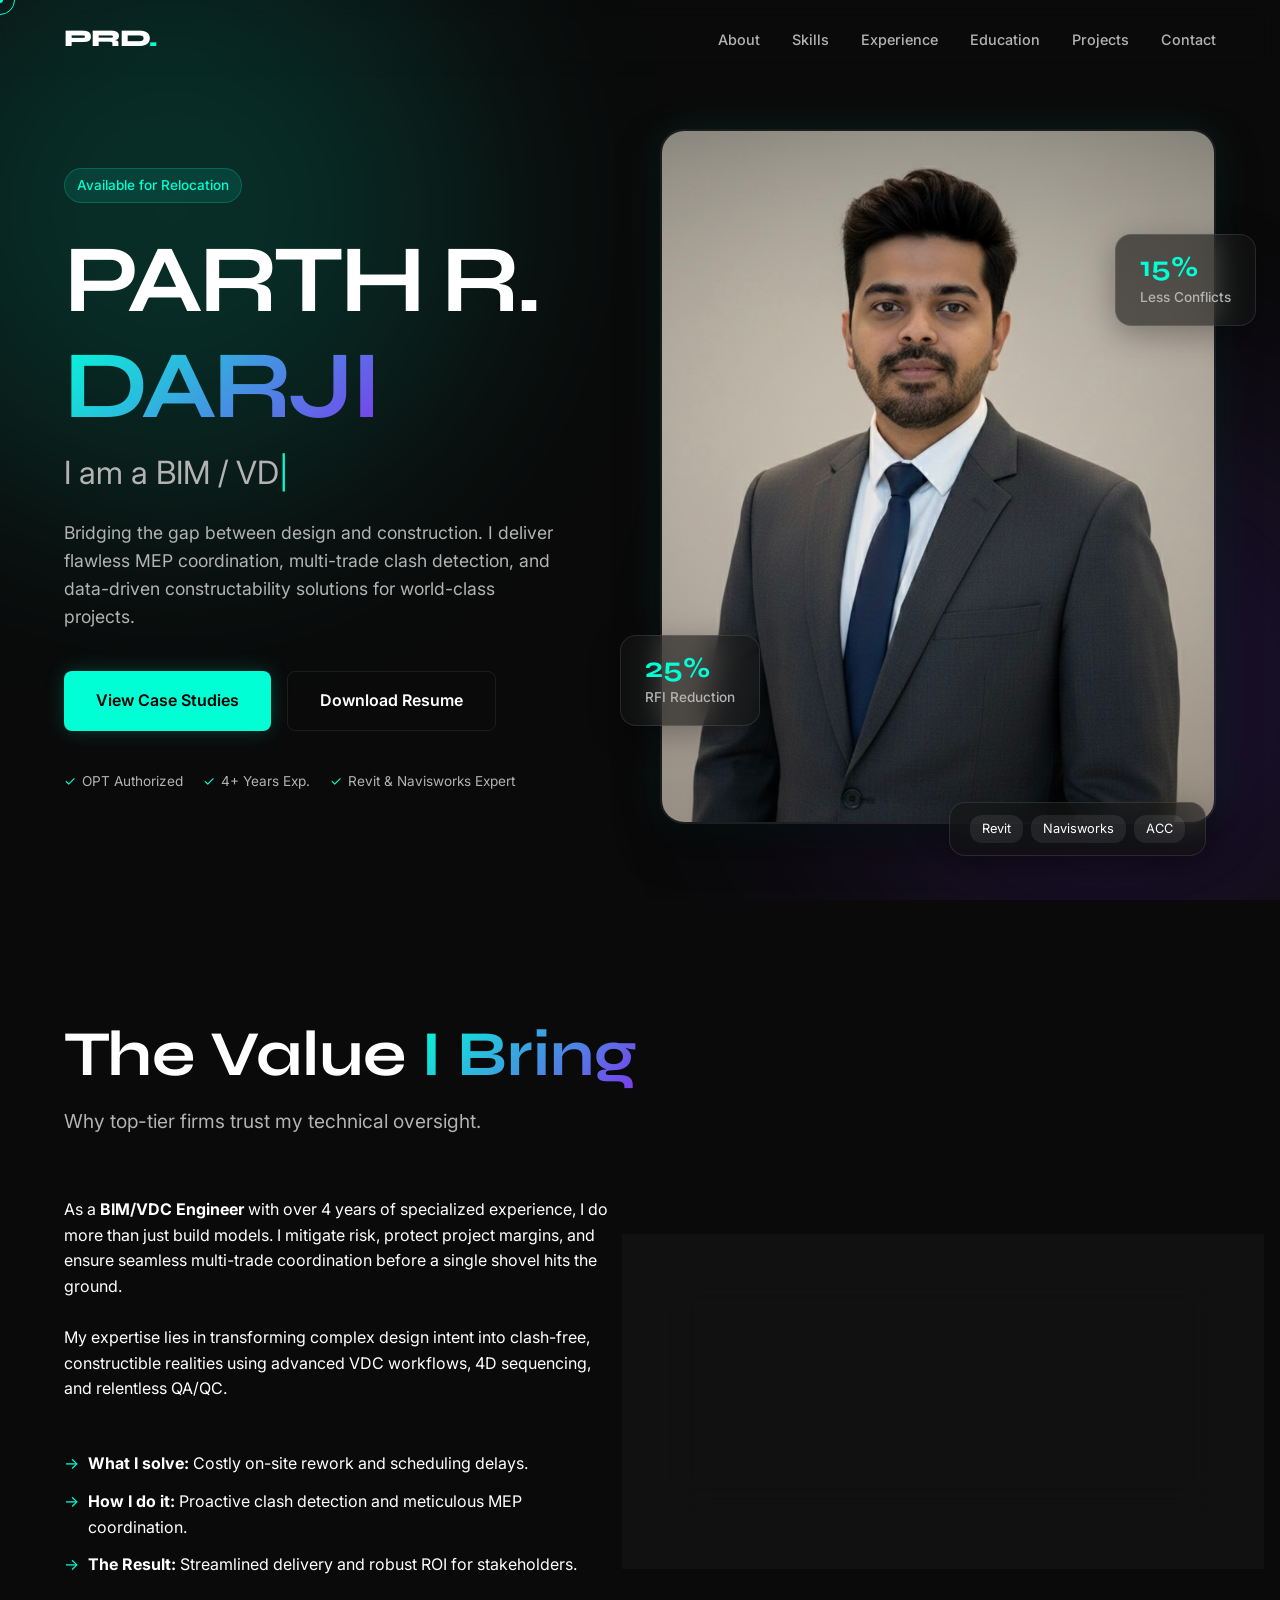
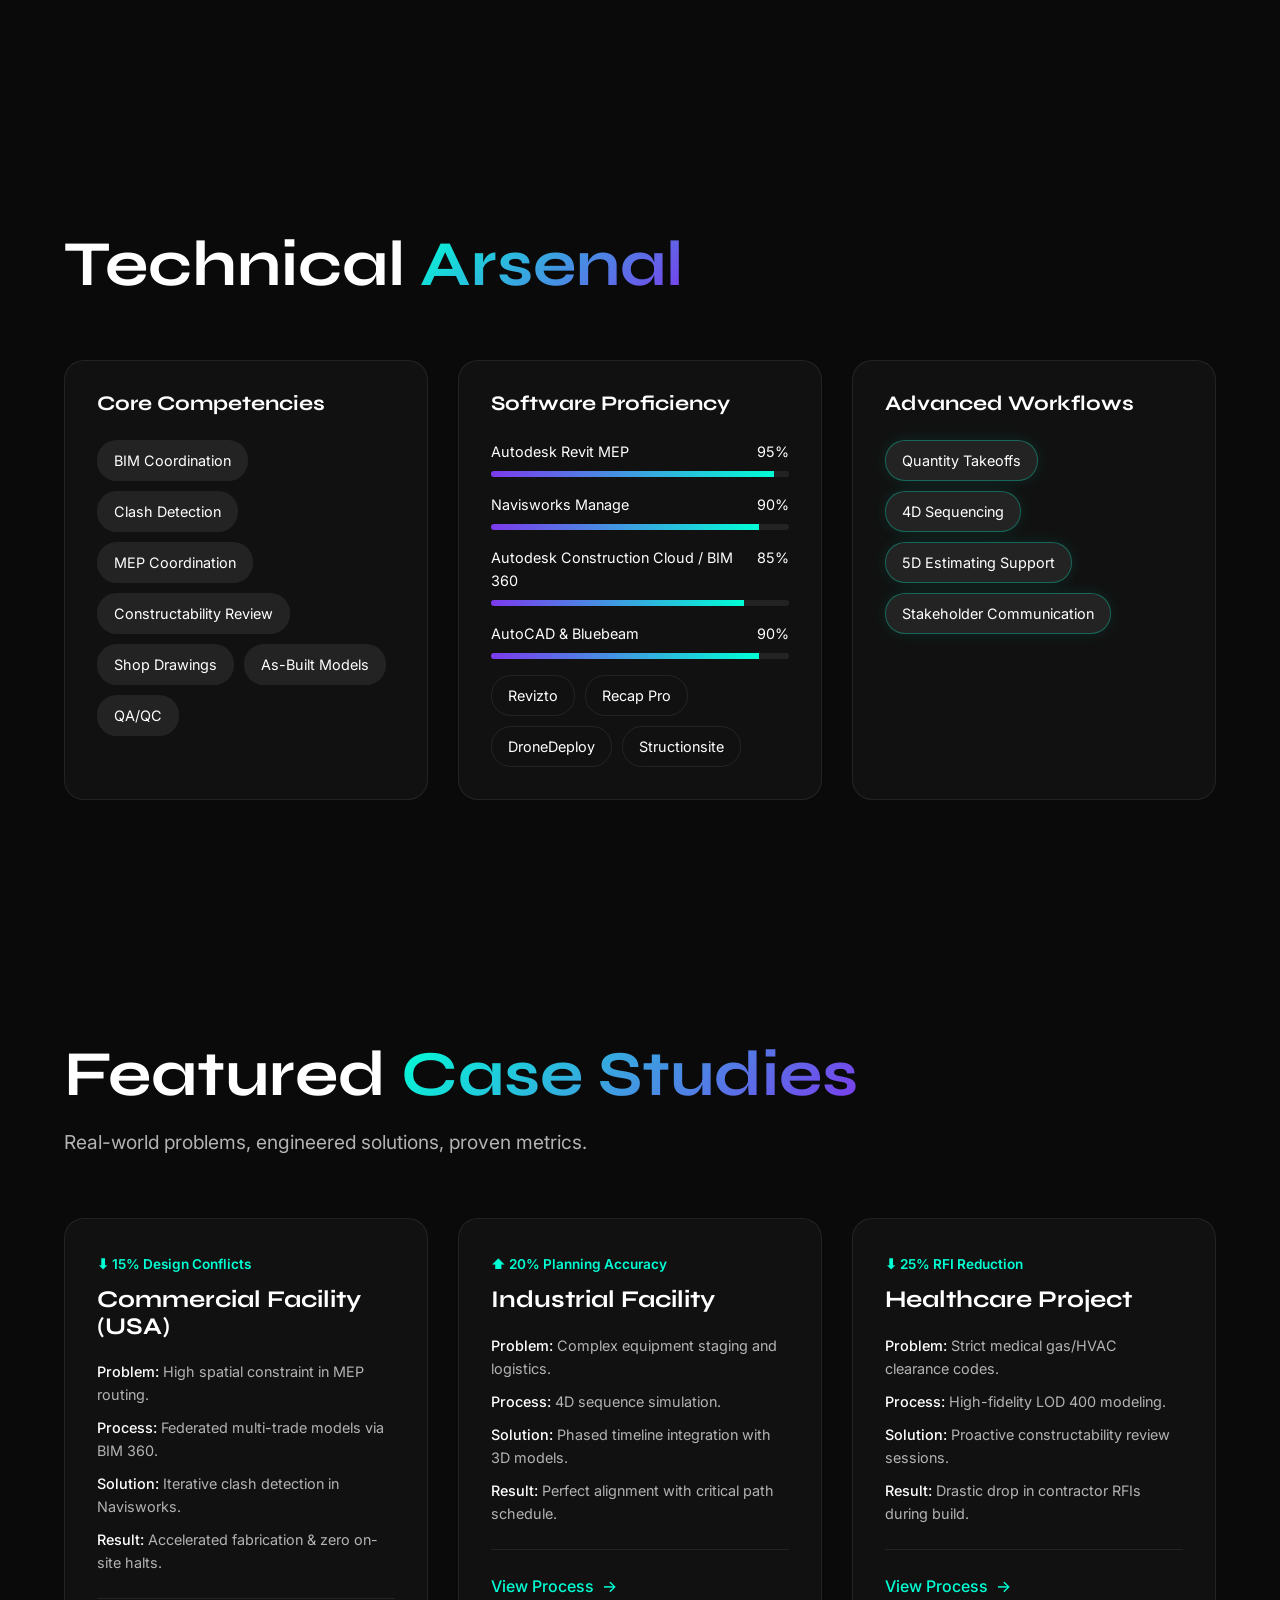
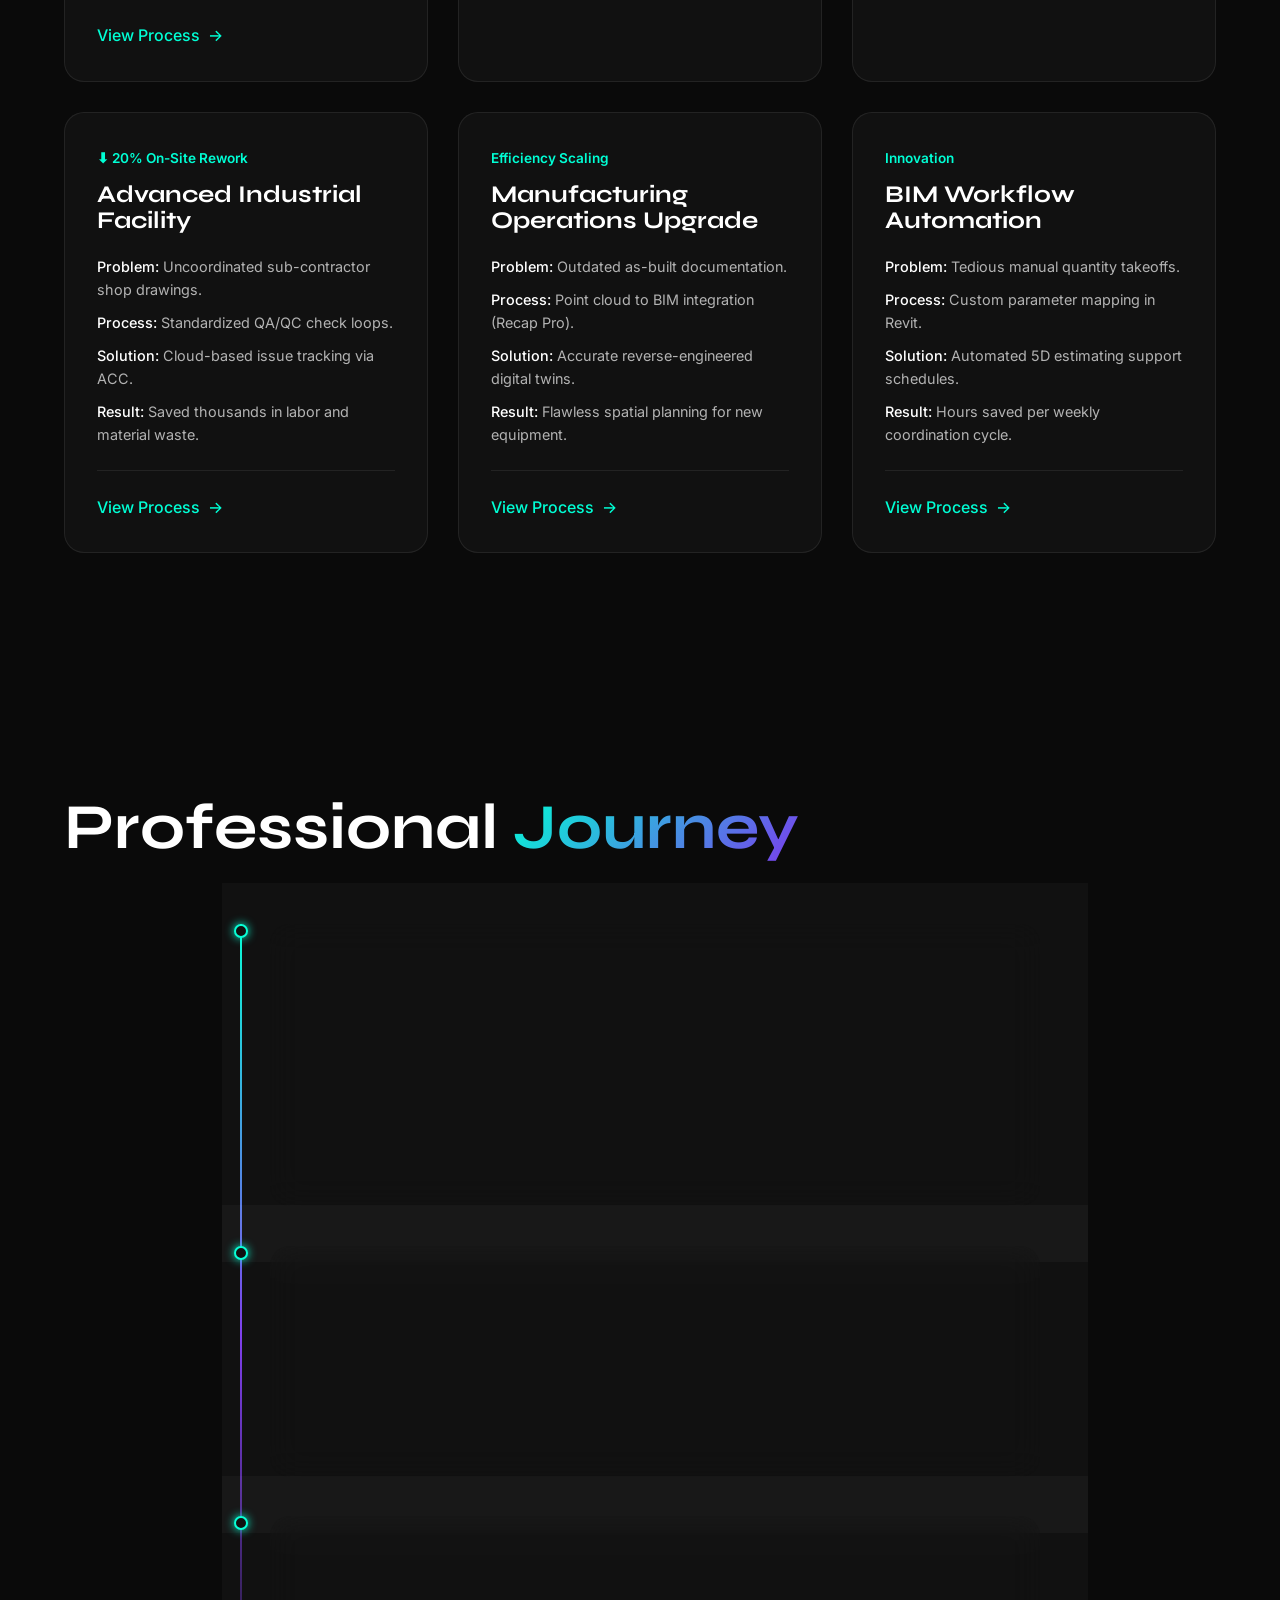
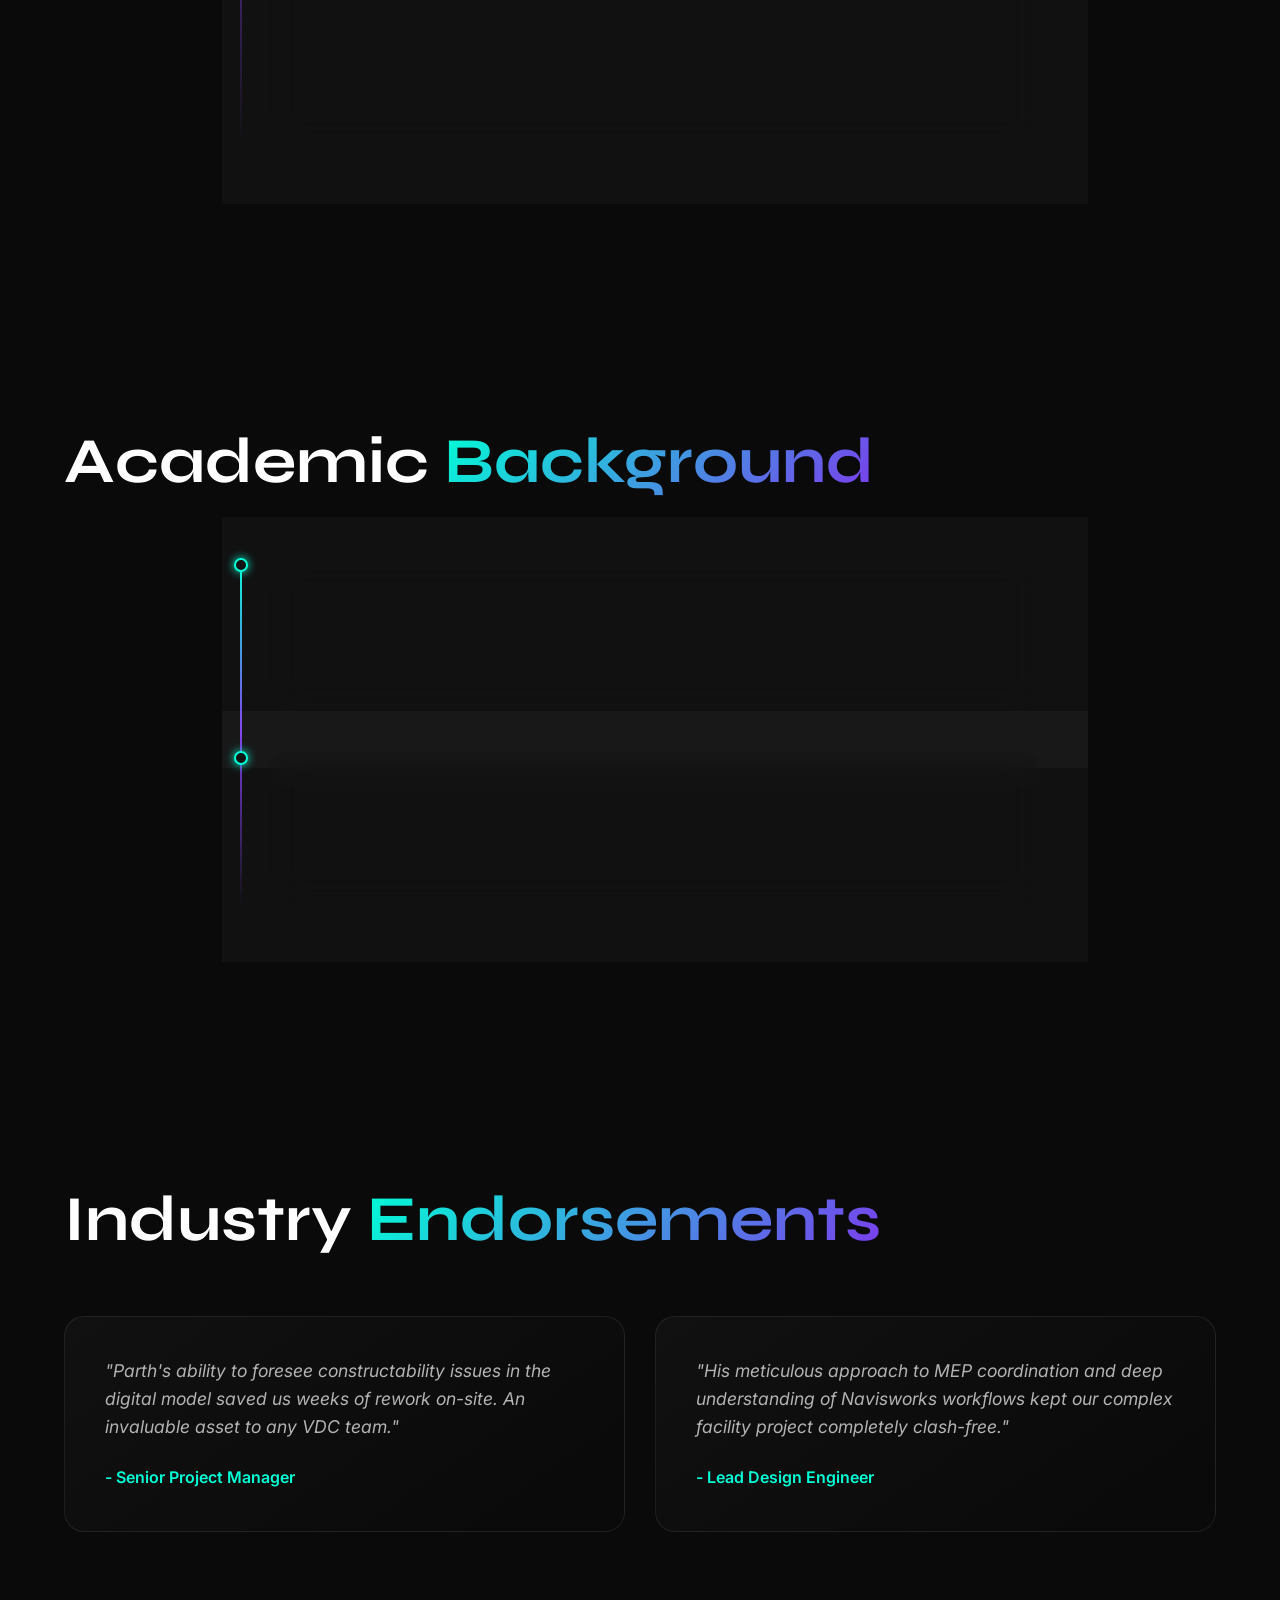
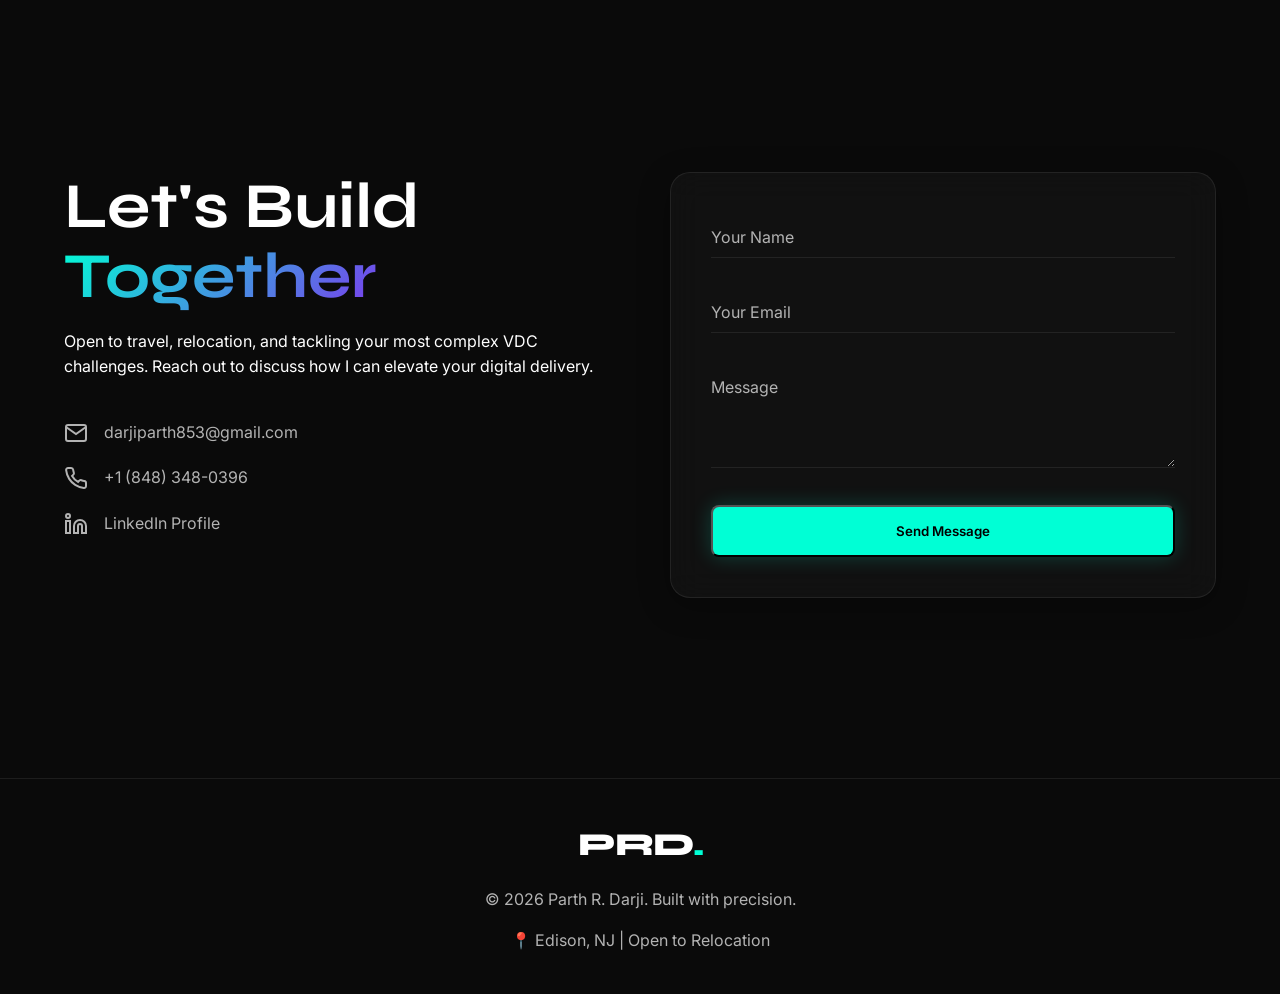
<file: index.html>
<!DOCTYPE html>
<html lang="en">
<head>
    <meta charset="UTF-8">
    <meta name="viewport" content="width=device-width, initial-scale=1.0">
    <meta name="description" content="Parth Rajendrakumar Darji - BIM/VDC Engineer & Construction Technology Specialist">
    <title>Parth R. Darji | BIM / VDC Engineer</title>
    <link rel="stylesheet" href="style.css?v=3">
    <!-- Premium Typography: Inter for UI, Syne for Headings -->
    <link rel="preconnect" href="https://fonts.googleapis.com">
    <link rel="preconnect" href="https://fonts.gstatic.com" crossorigin>
    <link href="https://fonts.googleapis.com/css2?family=Inter:wght@300;400;500;600&family=Syne:wght@500;700;800&display=swap" rel="stylesheet">
</head>
<body>
    <!-- Custom Cursor -->
    <div class="cursor-dot"></div>
    <div class="cursor-outline"></div>

    <!-- Ambient Background -->
    <div class="ambient-bg">
        <div class="glow-orb primary"></div>
        <div class="glow-orb secondary"></div>
    </div>

    <!-- Sticky Navbar -->
    <nav class="navbar">
        <div class="nav-container">
            <a href="#hero" class="logo">PRD<span>.</span></a>
            <div class="nav-links">
                <a href="#about" class="nav-link">About</a>
                <a href="#skills" class="nav-link">Skills</a>
                <a href="#experience" class="nav-link">Experience</a>
                <a href="#education" class="nav-link">Education</a>
                <a href="#projects" class="nav-link">Projects</a>
                <a href="#contact" class="nav-link">Contact</a>
            </div>
            <button class="mobile-menu-btn" aria-label="Toggle menu">
                <div class="menu-bar"></div>
                <div class="menu-bar"></div>
            </button>
        </div>
    </nav>

    <main>
        <!-- Hero Section -->
        <section id="hero" class="hero">
            <div class="hero-content reveal">
                <div class="hero-badge">Available for Relocation</div>
                <h1 class="hero-title">
                    PARTH R. <br> <span class="text-gradient">DARJI</span>
                </h1>
                <h2 class="hero-subtitle">
                    I am a <span class="typing-text"></span><span class="cursor-blink">|</span>
                </h2>
                <p class="hero-desc">
                    Bridging the gap between design and construction. I deliver flawless MEP coordination, multi-trade clash detection, and data-driven constructability solutions for world-class projects.
                </p>
                <div class="hero-actions">
                    <a href="#projects" class="btn btn-primary">View Case Studies</a>
                    <a href="Parth_Resume.pdf" target="_blank" class="btn btn-secondary">Download Resume</a>
                </div>
                
                <div class="trust-badges">
                    <div class="badge"><span>✓</span> OPT Authorized</div>
                    <div class="badge"><span>✓</span> 4+ Years Exp.</div>
                    <div class="badge"><span>✓</span> Revit & Navisworks Expert</div>
                </div>
            </div>
            <div class="hero-visual reveal tilt-card">
                <div class="hero-portrait-container 3d-element">
                    <img src="profile-photo.jpg" alt="Parth R. Darji" class="hero-portrait">
                    <div class="floating-glass-card stat-card-1">
                        <h4>15%</h4><p>Less Conflicts</p>
                    </div>
                    <div class="floating-glass-card stat-card-2">
                        <h4>25%</h4><p>RFI Reduction</p>
                    </div>
                    <div class="floating-glass-card tech-stack-card">
                        <span>Revit</span>
                        <span>Navisworks</span>
                        <span>ACC</span>
                    </div>
                </div>
            </div>
        </section>

        <!-- About Section -->
        <section id="about" class="section">
            <div class="section-header reveal">
                <h2 class="section-title">The Value <span class="text-gradient">I Bring</span></h2>
                <p class="section-subtitle">Why top-tier firms trust my technical oversight.</p>
            </div>
            <div class="about-grid">
                <div class="about-text reveal">
                    <p>As a <strong>BIM/VDC Engineer</strong> with over 4 years of specialized experience, I do more than just build models. I mitigate risk, protect project margins, and ensure seamless multi-trade coordination before a single shovel hits the ground.</p>
                    <br>
                    <p>My expertise lies in transforming complex design intent into clash-free, constructible realities using advanced VDC workflows, 4D sequencing, and relentless QA/QC.</p>
                    <br>
                    <ul class="value-list">
                        <li><strong>What I solve:</strong> Costly on-site rework and scheduling delays.</li>
                        <li><strong>How I do it:</strong> Proactive clash detection and meticulous MEP coordination.</li>
                        <li><strong>The Result:</strong> Streamlined delivery and robust ROI for stakeholders.</li>
                    </ul>
                </div>
                <div class="about-stats reveal tilt-card">
                    <div class="glass-panel">
                        <div class="panel-icon">
                            <svg width="32" height="32" viewBox="0 0 24 24" fill="none" stroke="var(--primary)" stroke-width="2"><path d="M12 2L2 7l10 5 10-5-10-5zM2 17l10 5 10-5M2 12l10 5 10-5"/></svg>
                        </div>
                        <h3>Model-Based Project Delivery</h3>
                        <p>Supporting design-build teams through the entire lifecycle with LOD 300-400 accuracy.</p>
                    </div>
                </div>
            </div>
        </section>

        <!-- Skills Section -->
        <section id="skills" class="section">
            <div class="section-header reveal">
                <h2 class="section-title">Technical <span class="text-gradient">Arsenal</span></h2>
            </div>
            <div class="skills-container">
                <div class="skill-category reveal">
                    <h3 class="category-title">Core Competencies</h3>
                    <div class="skill-tags">
                        <span class="skill-tag">BIM Coordination</span>
                        <span class="skill-tag">Clash Detection</span>
                        <span class="skill-tag">MEP Coordination</span>
                        <span class="skill-tag">Constructability Review</span>
                        <span class="skill-tag">Shop Drawings</span>
                        <span class="skill-tag">As-Built Models</span>
                        <span class="skill-tag">QA/QC</span>
                    </div>
                </div>
                <div class="skill-category reveal" style="transition-delay: 0.1s;">
                    <h3 class="category-title">Software Proficiency</h3>
                    <div class="skill-progress-list">
                        <div class="skill-bar">
                            <div class="skill-info"><span>Autodesk Revit MEP</span><span>95%</span></div>
                            <div class="progress-bg"><div class="progress-fill" data-width="95%"></div></div>
                        </div>
                        <div class="skill-bar">
                            <div class="skill-info"><span>Navisworks Manage</span><span>90%</span></div>
                            <div class="progress-bg"><div class="progress-fill" data-width="90%"></div></div>
                        </div>
                        <div class="skill-bar">
                            <div class="skill-info"><span>Autodesk Construction Cloud / BIM 360</span><span>85%</span></div>
                            <div class="progress-bg"><div class="progress-fill" data-width="85%"></div></div>
                        </div>
                        <div class="skill-bar">
                            <div class="skill-info"><span>AutoCAD & Bluebeam</span><span>90%</span></div>
                            <div class="progress-bg"><div class="progress-fill" data-width="90%"></div></div>
                        </div>
                    </div>
                    <div class="skill-tags mt-4">
                        <span class="skill-tag outline">Revizto</span>
                        <span class="skill-tag outline">Recap Pro</span>
                        <span class="skill-tag outline">DroneDeploy</span>
                        <span class="skill-tag outline">Structionsite</span>
                    </div>
                </div>
                <div class="skill-category reveal" style="transition-delay: 0.2s;">
                    <h3 class="category-title">Advanced Workflows</h3>
                    <div class="skill-tags">
                        <span class="skill-tag primary-glow">Quantity Takeoffs</span>
                        <span class="skill-tag primary-glow">4D Sequencing</span>
                        <span class="skill-tag primary-glow">5D Estimating Support</span>
                        <span class="skill-tag primary-glow">Stakeholder Communication</span>
                    </div>
                </div>
            </div>
        </section>

        <!-- Projects / Case Studies -->
        <section id="projects" class="section">
            <div class="section-header reveal">
                <h2 class="section-title">Featured <span class="text-gradient">Case Studies</span></h2>
                <p class="section-subtitle">Real-world problems, engineered solutions, proven metrics.</p>
            </div>
            <div class="projects-grid">
                <!-- Project 1 -->
                <div class="project-card reveal tilt-card">
                    <div class="project-content">
                        <div class="project-top">
                            <span class="project-metric">⬇ 15% Design Conflicts</span>
                            <h3>Commercial Facility (USA)</h3>
                        </div>
                        <div class="project-details">
                            <div class="detail-row"><span class="label">Problem:</span> High spatial constraint in MEP routing.</div>
                            <div class="detail-row"><span class="label">Process:</span> Federated multi-trade models via BIM 360.</div>
                            <div class="detail-row"><span class="label">Solution:</span> Iterative clash detection in Navisworks.</div>
                            <div class="detail-row"><span class="label">Result:</span> Accelerated fabrication & zero on-site halts.</div>
                        </div>
                        <div class="project-actions">
                            <a href="#" class="btn-text">View Process <span>→</span></a>
                        </div>
                    </div>
                </div>
                <!-- Project 2 -->
                <div class="project-card reveal tilt-card">
                    <div class="project-content">
                        <div class="project-top">
                            <span class="project-metric">⬆ 20% Planning Accuracy</span>
                            <h3>Industrial Facility</h3>
                        </div>
                        <div class="project-details">
                            <div class="detail-row"><span class="label">Problem:</span> Complex equipment staging and logistics.</div>
                            <div class="detail-row"><span class="label">Process:</span> 4D sequence simulation.</div>
                            <div class="detail-row"><span class="label">Solution:</span> Phased timeline integration with 3D models.</div>
                            <div class="detail-row"><span class="label">Result:</span> Perfect alignment with critical path schedule.</div>
                        </div>
                        <div class="project-actions">
                            <a href="#" class="btn-text">View Process <span>→</span></a>
                        </div>
                    </div>
                </div>
                <!-- Project 3 -->
                <div class="project-card reveal tilt-card">
                    <div class="project-content">
                        <div class="project-top">
                            <span class="project-metric">⬇ 25% RFI Reduction</span>
                            <h3>Healthcare Project</h3>
                        </div>
                        <div class="project-details">
                            <div class="detail-row"><span class="label">Problem:</span> Strict medical gas/HVAC clearance codes.</div>
                            <div class="detail-row"><span class="label">Process:</span> High-fidelity LOD 400 modeling.</div>
                            <div class="detail-row"><span class="label">Solution:</span> Proactive constructability review sessions.</div>
                            <div class="detail-row"><span class="label">Result:</span> Drastic drop in contractor RFIs during build.</div>
                        </div>
                        <div class="project-actions">
                            <a href="#" class="btn-text">View Process <span>→</span></a>
                        </div>
                    </div>
                </div>
                <!-- Project 4 -->
                <div class="project-card reveal tilt-card">
                    <div class="project-content">
                        <div class="project-top">
                            <span class="project-metric">⬇ 20% On-Site Rework</span>
                            <h3>Advanced Industrial Facility</h3>
                        </div>
                        <div class="project-details">
                            <div class="detail-row"><span class="label">Problem:</span> Uncoordinated sub-contractor shop drawings.</div>
                            <div class="detail-row"><span class="label">Process:</span> Standardized QA/QC check loops.</div>
                            <div class="detail-row"><span class="label">Solution:</span> Cloud-based issue tracking via ACC.</div>
                            <div class="detail-row"><span class="label">Result:</span> Saved thousands in labor and material waste.</div>
                        </div>
                        <div class="project-actions">
                            <a href="#" class="btn-text">View Process <span>→</span></a>
                        </div>
                    </div>
                </div>
                <!-- Project 5 -->
                <div class="project-card reveal tilt-card">
                    <div class="project-content">
                        <div class="project-top">
                            <span class="project-metric">Efficiency Scaling</span>
                            <h3>Manufacturing Operations Upgrade</h3>
                        </div>
                        <div class="project-details">
                            <div class="detail-row"><span class="label">Problem:</span> Outdated as-built documentation.</div>
                            <div class="detail-row"><span class="label">Process:</span> Point cloud to BIM integration (Recap Pro).</div>
                            <div class="detail-row"><span class="label">Solution:</span> Accurate reverse-engineered digital twins.</div>
                            <div class="detail-row"><span class="label">Result:</span> Flawless spatial planning for new equipment.</div>
                        </div>
                        <div class="project-actions">
                            <a href="#" class="btn-text">View Process <span>→</span></a>
                        </div>
                    </div>
                </div>
                <!-- Project 6 -->
                <div class="project-card reveal tilt-card">
                    <div class="project-content">
                        <div class="project-top">
                            <span class="project-metric">Innovation</span>
                            <h3>BIM Workflow Automation</h3>
                        </div>
                        <div class="project-details">
                            <div class="detail-row"><span class="label">Problem:</span> Tedious manual quantity takeoffs.</div>
                            <div class="detail-row"><span class="label">Process:</span> Custom parameter mapping in Revit.</div>
                            <div class="detail-row"><span class="label">Solution:</span> Automated 5D estimating support schedules.</div>
                            <div class="detail-row"><span class="label">Result:</span> Hours saved per weekly coordination cycle.</div>
                        </div>
                        <div class="project-actions">
                            <a href="#" class="btn-text">View Process <span>→</span></a>
                        </div>
                    </div>
                </div>
            </div>
        </section>

        <!-- Experience Timeline -->
        <section id="experience" class="section">
            <div class="section-header reveal">
                <h2 class="section-title">Professional <span class="text-gradient">Journey</span></h2>
            </div>
            <div class="timeline">
                <div class="timeline-item reveal">
                    <div class="timeline-dot"></div>
                    <div class="timeline-content glass-panel">
                        <span class="timeline-date">May 2023 – July 2023</span>
                        <h3>BIM Engineer</h3>
                        <h4>Raywell Studio Pvt. Ltd.</h4>
                        <p>Supported top-tier design-build teams with advanced BIM workflows. Orchestrated clash detection in Navisworks, managed continuous model revisions, and facilitated multi-trade coordination to ensure design integrity. Managed the production of LOD 400 fabrication shop drawings and spool maps, reducing field-fit issues by 15% through precision VDC coordination.</p>
                    </div>
                </div>
                <div class="timeline-item reveal">
                    <div class="timeline-dot"></div>
                    <div class="timeline-content glass-panel">
                        <span class="timeline-date">July 2020 – April 2023</span>
                        <h3>Sr. BIM Modeler</h3>
                        <h4>Varmine ConTech Pvt. Ltd.</h4>
                        <p>Developed highly accurate LOD 300–400 MEP models. Led clash detection across HVAC, Plumbing, and Electrical disciplines. Generated precise shop drawings, automated quantity takeoffs, and maintained strict BIM standards & QA/QC.</p>
                    </div>
                </div>
                <div class="timeline-item reveal">
                    <div class="timeline-dot"></div>
                    <div class="timeline-content glass-panel">
                        <span class="timeline-date">June 2019 – July 2020</span>
                        <h3>Project Engineer</h3>
                        <h4>R C Pack Packaging Machine Mfg.</h4>
                        <p>Managed production coordination and cross-functional delivery. Provided essential scheduling support and drafted detailed AutoCAD technical drawings to streamline manufacturing operations.</p>
                    </div>
                </div>
            </div>
        </section>

        <!-- Education Section -->
        <section id="education" class="section">
            <div class="section-header reveal">
                <h2 class="section-title">Academic <span class="text-gradient">Background</span></h2>
            </div>
            <div class="timeline">
                <div class="timeline-item reveal">
                    <div class="timeline-dot"></div>
                    <div class="timeline-content glass-panel">
                        <span class="timeline-date">Graduated: 2025</span>
                        <h3>Master of Science in Engineering Management</h3>
                        <h4>Trine University, Indiana USA</h4>
                    </div>
                </div>
                <div class="timeline-item reveal">
                    <div class="timeline-dot"></div>
                    <div class="timeline-content glass-panel">
                        <span class="timeline-date">Graduated: 2019</span>
                        <h3>Bachelor of Engineering in Mechanical Engineering</h3>
                        <h4>Guajarat Technological University, Gujarat India</h4>
                    </div>
                </div>
            </div>
        </section>

        <!-- Testimonials -->
        <section id="testimonials" class="section">
            <div class="section-header reveal">
                <h2 class="section-title">Industry <span class="text-gradient">Endorsements</span></h2>
            </div>
            <div class="testimonials-grid">
                <div class="testimonial-card reveal">
                    <p class="quote">"Parth's ability to foresee constructability issues in the digital model saved us weeks of rework on-site. An invaluable asset to any VDC team."</p>
                    <div class="author">- Senior Project Manager</div>
                </div>
                <div class="testimonial-card reveal" style="transition-delay: 0.1s;">
                    <p class="quote">"His meticulous approach to MEP coordination and deep understanding of Navisworks workflows kept our complex facility project completely clash-free."</p>
                    <div class="author">- Lead Design Engineer</div>
                </div>
            </div>
        </section>

        <!-- Contact Section -->
        <section id="contact" class="section">
            <div class="contact-container reveal">
                <div class="contact-info">
                    <h2 class="section-title">Let's Build <span class="text-gradient">Together</span></h2>
                    <p>Open to travel, relocation, and tackling your most complex VDC challenges. Reach out to discuss how I can elevate your digital delivery.</p>
                    
                    <div class="contact-methods">
                        <a href="mailto:darjiparth853@gmail.com" class="contact-method">
                            <svg width="24" height="24" viewBox="0 0 24 24" fill="none" stroke="currentColor" stroke-width="2"><path d="M4 4h16c1.1 0 2 .9 2 2v12c0 1.1-.9 2-2 2H4c-1.1 0-2-.9-2-2V6c0-1.1.9-2 2-2z"></path><polyline points="22,6 12,13 2,6"></polyline></svg>
                            darjiparth853@gmail.com
                        </a>
                        <a href="tel:+18483480396" class="contact-method">
                            <svg width="24" height="24" viewBox="0 0 24 24" fill="none" stroke="currentColor" stroke-width="2"><path d="M22 16.92v3a2 2 0 0 1-2.18 2 19.79 19.79 0 0 1-8.63-3.07 19.5 19.5 0 0 1-6-6 19.79 19.79 0 0 1-3.07-8.67A2 2 0 0 1 4.11 2h3a2 2 0 0 1 2 1.72 12.84 12.84 0 0 0 .7 2.81 2 2 0 0 1-.45 2.11L8.09 9.91a16 16 0 0 0 6 6l1.27-1.27a2 2 0 0 1 2.11-.45 12.84 12.84 0 0 0 2.81.7A2 2 0 0 1 22 16.92z"></path></svg>
                            +1 (848) 348-0396
                        </a>
                        <a href="https://linkedin.com/in/darjiparth853/" target="_blank" class="contact-method">
                            <svg width="24" height="24" viewBox="0 0 24 24" fill="none" stroke="currentColor" stroke-width="2"><path d="M16 8a6 6 0 0 1 6 6v7h-4v-7a2 2 0 0 0-2-2 2 2 0 0 0-2 2v7h-4v-7a6 6 0 0 1 6-6z"></path><rect x="2" y="9" width="4" height="12"></rect><circle cx="4" cy="4" r="2"></circle></svg>
                            LinkedIn Profile
                        </a>
                    </div>
                </div>
                <form class="contact-form glass-panel">
                    <div class="input-group">
                        <input type="text" id="name" required placeholder=" ">
                        <label for="name">Your Name</label>
                    </div>
                    <div class="input-group">
                        <input type="email" id="email" required placeholder=" ">
                        <label for="email">Your Email</label>
                    </div>
                    <div class="input-group">
                        <textarea id="message" required rows="4" placeholder=" "></textarea>
                        <label for="message">Message</label>
                    </div>
                    <button type="submit" class="btn btn-primary w-100">Send Message</button>
                </form>
            </div>
        </section>
    </main>

    <footer>
        <div class="footer-content">
            <p class="logo">PRD<span>.</span></p>
            <p>&copy; <script>document.write(new Date().getFullYear())</script> Parth R. Darji. Built with precision.</p>
            <p class="location">📍 Edison, NJ | Open to Relocation</p>
        </div>
    </footer>

    <script src="script.js"></script>
</body>
</html>
</file>
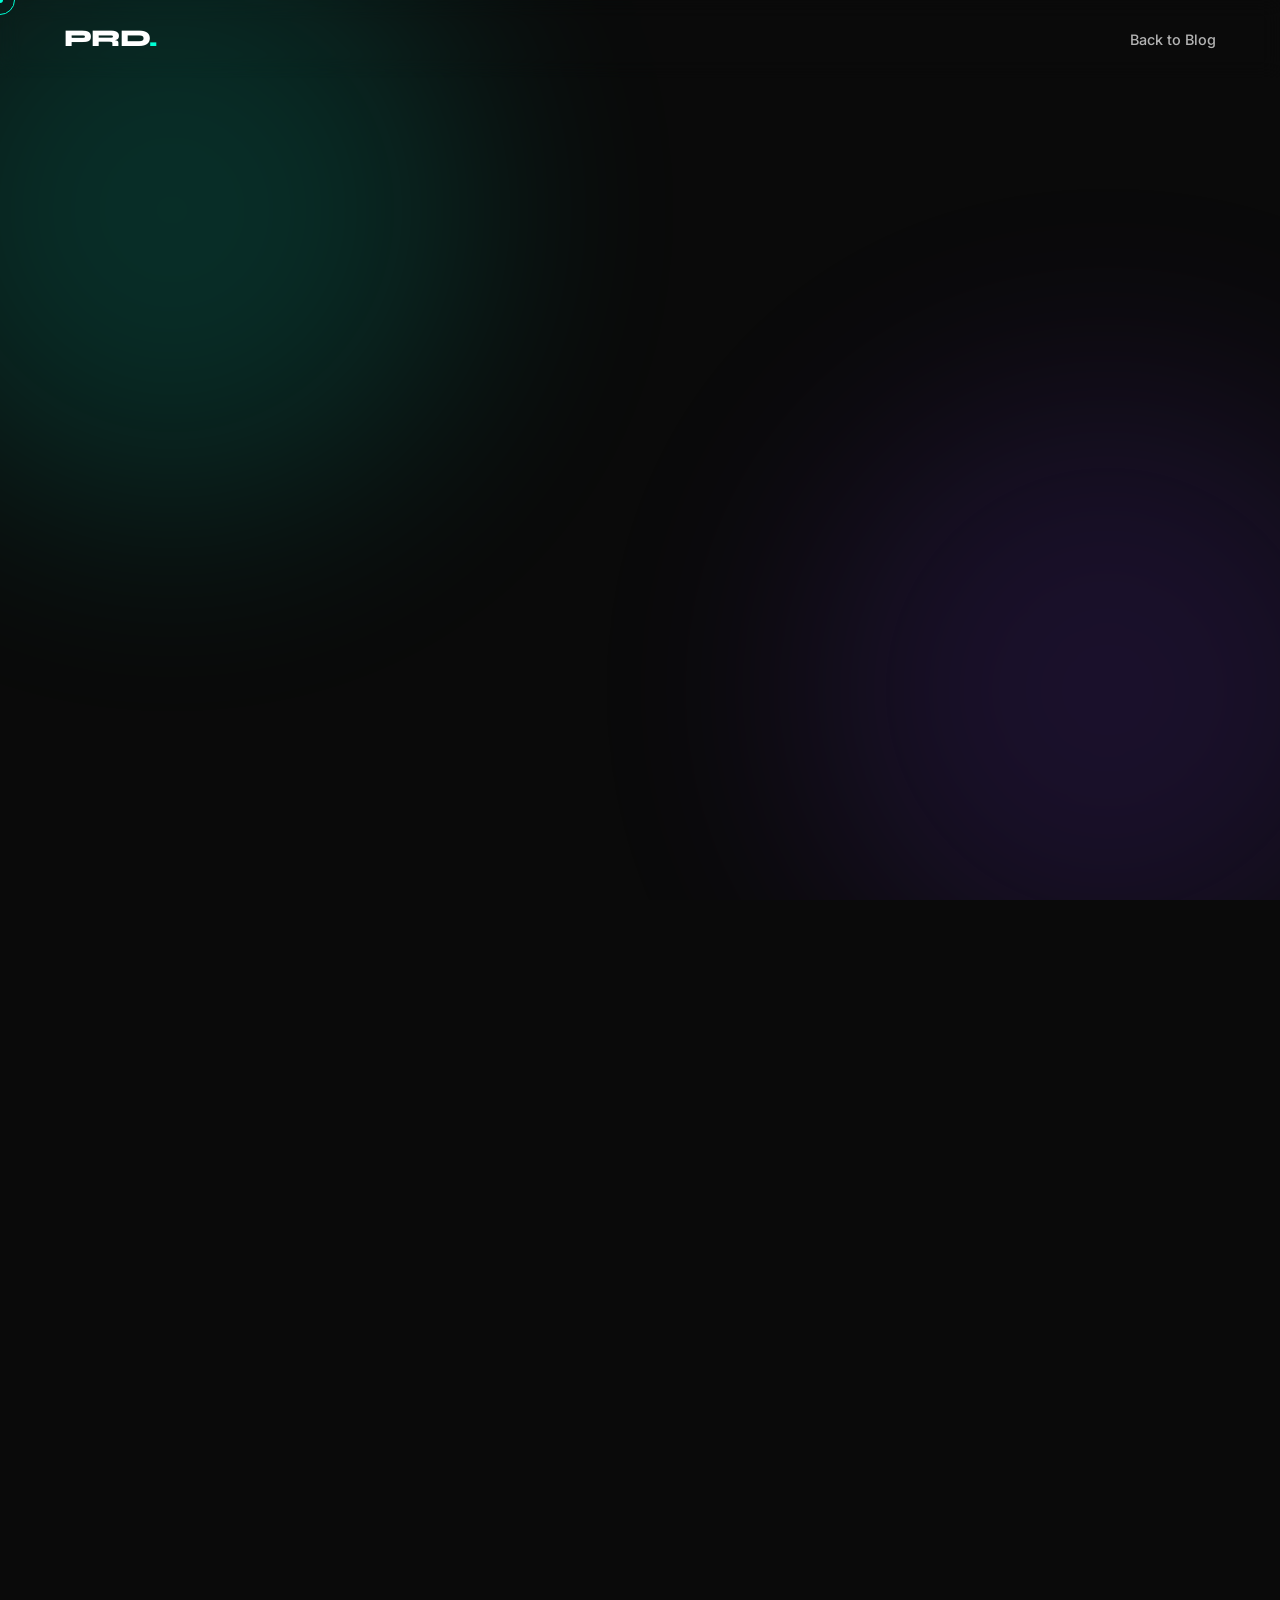
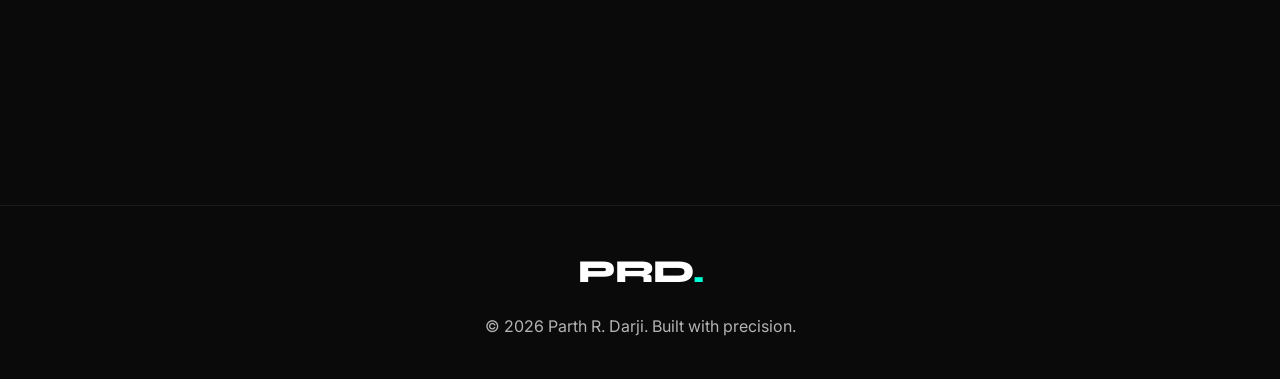
<file: blogs/blog-1.html>
<!DOCTYPE html>
<html lang="en">
<head>
    <meta charset="UTF-8">
    <meta name="viewport" content="width=device-width, initial-scale=1.0">
    <meta name="description" content="Parth R. Darji - Technical Blog">
    <title>Automating 5D QTO | Parth R. Darji</title>
    <link rel="stylesheet" href="../style.css?v=3">
    <link rel="preconnect" href="https://fonts.googleapis.com">
    <link rel="preconnect" href="https://fonts.gstatic.com" crossorigin>
    <link href="https://fonts.googleapis.com/css2?family=Inter:wght@300;400;500;600&family=Syne:wght@500;700;800&display=swap" rel="stylesheet">
</head>
<body>
    <!-- Custom Cursor -->
    <div class="cursor-dot"></div>
    <div class="cursor-outline"></div>

    <!-- Ambient Background -->
    <div class="ambient-bg">
        <div class="glow-orb primary"></div>
        <div class="glow-orb secondary"></div>
    </div>

    <!-- Sticky Navbar -->
    <nav class="navbar">
        <div class="nav-container">
            <a href="../index.html#hero" class="logo">PRD<span>.</span></a>
            <div class="nav-links">
                <a href="../index.html#blog" class="nav-link">Back to Blog</a>
            </div>
        </div>
    </nav>

    <main class="section detail-page">
        <a href="../index.html#blog" class="back-link reveal">← Back to Insights</a>
        
        <div class="detail-header reveal">
            <h1 class="detail-title">Automating 5D QTO: <span class="text-gradient">Bridging Revit and ACC</span></h1>
            <div class="detail-meta">
                <span class="blog-tag">Automation</span>
                <span>Nov 14, 2023</span>
            </div>
        </div>

        <div class="detail-content reveal tilt-card">
            <h2>1. Introduction: The Reality of Modern Estimating</h2>
            <p>In the current AEC industry landscape, especially across fast-developing regions like India and the Middle East, the pressure on estimators is immense. We are no longer in the era of 2D drawings where we use a scale and a highlighter to mark HVAC ducts. The industry has moved to BIM (Building Information Modeling), but many firms are still stuck in "Manual BIM."</p>
            <p>What is Manual BIM? It is when you have a beautiful 3D Revit model, but you are still exporting Excel sheets and manually typing numbers into your cost estimation software. This leads to massive errors, versions mismatch, and "blame-games" between the design and site teams.</p>
            <p>5D QTO (Quantity Takeoff) is the solution. It is the process of linking cost (the 5th dimension) directly to the 3D geometry. By bridging Autodesk Revit and Autodesk Construction Cloud (ACC), we can create a live link. If the engineer changes a 50kW Chiller to a 75kW Chiller in Revit, the price update should happen automatically in the budget.</p>

            <h2>2. Why Mechanical Equipment is the Biggest Challenge</h2>
            <p>Mechanical, Electrical, and Plumbing (MEP) systems are much harder to automate than Architecture. For a wall, you just need length and height. But for Mechanical Equipment, you have:</p>
            <ul>
                <li><strong>Performance Parameters:</strong> Flow rate, tonnage, voltage.</li>
                <li><strong>Installation Kits:</strong> A pump is not just a pump; it needs valves, strainers, and vibration isolators.</li>
                <li><strong>Variable Pricing:</strong> High-value items that fluctuate with the market.</li>
            </ul>
            <p>In this guide, I will show you how to map these complex variables so your "Takeoff" is not just a count, but a complete financial snapshot.</p>

            <h2>3. Step 1: Standardizing the Revit Environment (The "Input" Phase)</h2>
            <p>You cannot get good output from a bad model. As we say, "Garbage In, Garbage Out."</p>
            
            <h3>3.1 Creating Shared Parameters</h3>
            <p>In India, we often use different naming conventions than the US or UK. To make ACC understand our Revit model, we must use Shared Parameters.</p>
            <ul>
                <li>Parameter Name: <strong>MEP_Asset_ID</strong></li>
                <li>Parameter Name: <strong>MEP_Cost_Code</strong> (Linked to your company’s internal ERP)</li>
                <li>Parameter Name: <strong>MEP_Installation_Complexity</strong></li>
            </ul>

            <h3>3.2 Using Assembly Codes</h3>
            <p>Every mechanical family (AHU, FCU, Pumps) must have an Assembly Code. Whether you use UniFormat or a custom "Schedule of Rates" (SOR) from a government department, this code is the "Bridge." Without an Assembly Code, ACC Takeoff will treat the equipment as a generic "3D object" rather than a "billable item."</p>

            <h2>4. Step 2: The ACC Bridge Configuration</h2>
            <p>Once your Revit model is uploaded to the Autodesk Docs folder within the ACC platform, you move to the Takeoff Module.</p>

            <h3>4.1 Setting up Classifications</h3>
            <p>In ACC, you must upload your "Master Rate File." This is usually a CSV or Excel file containing your item descriptions and unit prices.</p>
            <p><strong>Important Tip:</strong> Ensure the "Code" in your Excel file matches the "Assembly Code" in your Revit model perfectly. Even a single extra space will break the automation.</p>

            <h3>4.2 Mapping the Metadata</h3>
            <p>This is the "magic" part. Inside ACC Takeoff, you create a "Takeoff Type."</p>
            <ul>
                <li><strong>Select Category:</strong> Mechanical Equipment.</li>
                <li><strong>Define Formula:</strong> Instead of just "Count," you can use formulas like <code>Quantity &times; UnitWeight</code> if you are calculating steel supports for the equipment.</li>
                <li><strong>Filter Logic:</strong> You can tell ACC to "Only takeoff equipment where the 'Status' parameter is set to 'Approved'." This prevents taking off preliminary equipment that isn't ready for purchase.</li>
            </ul>

            <h2>5. Step 3: Handling Changes (Version Control)</h2>
            <p>One of the biggest headaches in Indian construction projects is the "Revision." Revision 1, Revision 2, Revision 10... it never ends.</p>
            <p>In the old way, you would have to redo the whole takeoff. In the Revit-ACC Bridge:</p>
            <ul>
                <li>Upload the new Revit Model version.</li>
                <li>ACC will perform a "Compare" analysis.</li>
                <li>It will highlight in Red what was deleted, Green what was added, and Yellow what was modified.</li>
                <li>Click "Update Takeoff," and your 5D budget updates in seconds.</li>
            </ul>

            <h2>6. The "Indian Context": Labor and Logistics</h2>
            <p>In 5D QTO, we don't just calculate the cost of the machine. We must calculate the "Landing Cost."</p>
            <ul>
                <li><strong>Lifting/Shifting:</strong> Mapping parameters for the floor level (e.g., "Level 25") allows ACC to automatically apply a "Height Factor" or "Loading/Unloading" charge to the mechanical equipment.</li>
                <li><strong>GST and Duties:</strong> You can create a formula in the ACC Takeoff settings to add a percentage (like 18% GST) based on the equipment category.</li>
            </ul>

            <h2>7. Conclusion: The Future of the Estimator</h2>
            <p>Automating 5D QTO doesn't mean the estimator loses their job. It means the estimator stops being a "Data Entry Operator" and starts being a "Cost Engineer."</p>
            <p>By using Revit and ACC together, we reduce the time spent on "counting" by 70% to 80%. This gives us more time to negotiate with vendors, analyze risks, and ensure the project remains profitable.</p>        </div>
    </main>

    <footer>
        <div class="footer-content">
            <p class="logo">PRD<span>.</span></p>
            <p>&copy; <script>document.write(new Date().getFullYear())</script> Parth R. Darji. Built with precision.</p>
        </div>
    </footer>

    <script src="../script.js"></script>
</body>
</html>
</file>
<file: style.css>
:root {
    /* Color System */
    --bg: #0a0a0a;
    --surface: rgba(255, 255, 255, 0.03);
    --surface-hover: rgba(255, 255, 255, 0.08);
    --surface-border: rgba(255, 255, 255, 0.08);
    --primary: #00ffd5;
    --secondary: #7c3aed;
    --text: #ffffff;
    --muted: #b3b3b3;
    --accent-glow: rgba(0, 255, 213, 0.25);
    
    /* Typography */
    --font-sans: 'Inter', sans-serif;
    --font-heading: 'Syne', sans-serif;
    
    /* Spacing & Layout */
    --max-width: 1200px;
    --section-padding: 120px 24px;
    
    /* Animation */
    --transition-smooth: 0.4s cubic-bezier(0.16, 1, 0.3, 1);
}

/* Base Reset */
* {
    margin: 0;
    padding: 0;
    box-sizing: border-box;
}

html {
    scroll-behavior: smooth;
}

body {
    font-family: var(--font-sans);
    background-color: var(--bg);
    color: var(--text);
    line-height: 1.6;
    overflow-x: hidden;
    cursor: none; /* Custom cursor */
}

/* Custom Cursor */
.cursor-dot, .cursor-outline {
    position: fixed;
    top: 0;
    left: 0;
    transform: translate(-50%, -50%);
    border-radius: 50%;
    z-index: 9999;
    pointer-events: none;
}

.cursor-dot {
    width: 6px;
    height: 6px;
    background-color: var(--primary);
}

.cursor-outline {
    width: 30px;
    height: 30px;
    border: 1px solid var(--primary);
    transition: width 0.2s, height 0.2s, background-color 0.2s;
}

/* Ambient Background */
.ambient-bg {
    position: fixed;
    top: 0;
    left: 0;
    width: 100vw;
    height: 100vh;
    z-index: -1;
    overflow: hidden;
}

.glow-orb {
    position: absolute;
    width: 600px;
    height: 600px;
    border-radius: 50%;
    filter: blur(120px);
    opacity: 0.15;
    animation: float 15s ease-in-out infinite alternate;
}

.glow-orb.primary {
    background: var(--primary);
    top: -10%;
    left: -10%;
}

.glow-orb.secondary {
    background: var(--secondary);
    bottom: -10%;
    right: -10%;
    animation-delay: -5s;
}

@keyframes float {
    0% { transform: translate(0, 0); }
    100% { transform: translate(50px, 50px); }
}

/* Typography & Utilities */
h1, h2, h3, h4 {
    font-family: var(--font-heading);
    font-weight: 700;
    line-height: 1.1;
}

.text-gradient {
    background: linear-gradient(135deg, var(--primary), var(--secondary));
    -webkit-background-clip: text;
    -webkit-text-fill-color: transparent;
    background-clip: text;
    color: transparent;
}

.glass-panel, .glass-card {
    background: var(--surface);
    backdrop-filter: blur(16px);
    -webkit-backdrop-filter: blur(16px);
    border: 1px solid var(--surface-border);
    border-radius: 20px;
    box-shadow: 0 8px 32px rgba(0, 0, 0, 0.3);
}

/* Buttons */
.btn {
    display: inline-flex;
    align-items: center;
    justify-content: center;
    padding: 16px 32px;
    border-radius: 8px;
    font-weight: 600;
    font-family: var(--font-sans);
    text-decoration: none;
    transition: var(--transition-smooth);
    cursor: none;
    position: relative;
    overflow: hidden;
}

.btn-primary {
    background: var(--primary);
    color: #000;
    box-shadow: 0 0 20px rgba(0, 255, 213, 0.2);
}

.btn-primary:hover {
    transform: translateY(-2px);
    box-shadow: 0 0 30px var(--accent-glow);
}

.btn-secondary {
    background: transparent;
    color: var(--text);
    border: 1px solid var(--surface-border);
}

.btn-secondary:hover {
    background: var(--surface-hover);
    border-color: var(--primary);
}

.w-100 { width: 100%; }

/* Navbar */
.navbar {
    position: fixed;
    top: 0;
    left: 0;
    width: 100%;
    padding: 20px 0;
    z-index: 100;
    transition: var(--transition-smooth);
    backdrop-filter: blur(10px);
}

.navbar.scrolled {
    background: rgba(10, 10, 10, 0.8);
    padding: 15px 0;
    border-bottom: 1px solid var(--surface-border);
}

.nav-container {
    max-width: var(--max-width);
    margin: 0 auto;
    padding: 0 24px;
    display: flex;
    justify-content: space-between;
    align-items: center;
}

.logo {
    font-family: var(--font-heading);
    font-size: 1.5rem;
    font-weight: 800;
    color: var(--text);
    text-decoration: none;
    letter-spacing: -1px;
}

.logo span {
    color: var(--primary);
}

.nav-links {
    display: flex;
    gap: 32px;
}

.nav-link {
    color: var(--muted);
    text-decoration: none;
    font-size: 0.9rem;
    font-weight: 500;
    transition: color 0.3s ease;
    position: relative;
}

.nav-link:hover, .nav-link.active {
    color: var(--text);
}

.nav-link::after {
    content: '';
    position: absolute;
    bottom: -4px;
    left: 0;
    width: 0;
    height: 2px;
    background: var(--primary);
    transition: width 0.3s ease;
}

.nav-link.active::after {
    width: 100%;
}

.mobile-menu-btn {
    display: none;
    background: none;
    border: none;
    cursor: pointer;
    gap: 6px;
    flex-direction: column;
}

.menu-bar {
    width: 24px;
    height: 2px;
    background: var(--text);
    transition: 0.3s;
}

/* Sections */
.section {
    padding: var(--section-padding);
    max-width: var(--max-width);
    margin: 0 auto;
}

.section-header {
    margin-bottom: 60px;
}

.section-title {
    font-size: clamp(2.5rem, 5vw, 4rem);
    margin-bottom: 16px;
}

.section-subtitle {
    color: var(--muted);
    font-size: 1.2rem;
}

/* Hero Section */
.hero {
    min-height: 100vh;
    display: grid;
    grid-template-columns: 1fr 1fr;
    align-items: center;
    max-width: var(--max-width);
    margin: 0 auto;
    padding: 100px 24px 40px 24px;
    gap: 40px;
}

.hero-badge {
    display: inline-block;
    padding: 6px 12px;
    background: rgba(0, 255, 213, 0.1);
    border: 1px solid rgba(0, 255, 213, 0.2);
    border-radius: 20px;
    color: var(--primary);
    font-size: 0.85rem;
    font-weight: 500;
    margin-bottom: 24px;
}

.hero-title {
    font-size: clamp(3.5rem, 8vw, 6rem);
    letter-spacing: -0.04em;
    margin-bottom: 16px;
}

.hero-subtitle {
    font-size: clamp(1.5rem, 3vw, 2rem);
    color: var(--muted);
    margin-bottom: 24px;
    font-family: var(--font-sans);
    font-weight: 400;
    min-height: 2.5rem;
}

.cursor-blink {
    color: var(--primary);
    animation: blink 1s step-end infinite;
}

@keyframes blink { 50% { opacity: 0; } }

.hero-desc {
    color: var(--muted);
    font-size: 1.1rem;
    max-width: 500px;
    margin-bottom: 40px;
}

.hero-actions {
    display: flex;
    gap: 16px;
    margin-bottom: 40px;
}

.trust-badges {
    display: flex;
    gap: 20px;
    flex-wrap: wrap;
}

.badge {
    font-size: 0.85rem;
    color: var(--muted);
    display: flex;
    align-items: center;
    gap: 6px;
}

.badge span { color: var(--primary); }

/* 3D Tilt Card in Hero */
.hero-visual { 
    perspective: 1000px; 
    transform-style: preserve-3d;
    display: flex;
    justify-content: center;
}
.tilt-card { transform-style: preserve-3d; }
.3d-element {
    position: relative;
    transform-style: preserve-3d;
    width: 100%;
    max-width: 240px;
    margin: 0 auto;
}

.hero-portrait {
    width: 100%;
    height: auto;
    aspect-ratio: 4/5;
    object-fit: cover;
    border-radius: 24px;
    border: 2px solid var(--surface-border);
    box-shadow: 0 20px 40px rgba(0,0,0,0.5), 0 0 40px rgba(0,255,213,0.1);
    transition: var(--transition-smooth);
}

.tilt-card:hover .hero-portrait {
    border-color: rgba(0, 255, 213, 0.4);
    box-shadow: 0 20px 40px rgba(0,0,0,0.6), 0 0 60px rgba(0,255,213,0.3);
}

.floating-glass-card {
    position: absolute;
    background: rgba(20, 20, 20, 0.6);
    backdrop-filter: blur(16px);
    -webkit-backdrop-filter: blur(16px);
    border: 1px solid rgba(255, 255, 255, 0.1);
    border-radius: 16px;
    padding: 16px 24px;
    box-shadow: 0 8px 32px rgba(0, 0, 0, 0.3);
    transform: translateZ(60px);
}

.floating-glass-card h4 {
    font-size: 1.8rem;
    color: var(--primary);
    margin-bottom: 4px;
}
.floating-glass-card p { color: var(--muted); font-size: 0.85rem; font-weight: 500; }

.stat-card-1 { top: 15%; right: -40px; transform: translateZ(60px); }
.stat-card-2 { bottom: 15%; left: -40px; transform: translateZ(90px); }
.tech-stack-card { bottom: -25px; right: 10px; display: flex; gap: 8px; padding: 12px 20px; transform: translateZ(45px); }

.tech-stack-card span {
    padding: 4px 12px;
    background: var(--surface-hover);
    border-radius: 12px;
    font-size: 0.8rem;
    color: var(--text);
}

/* About Section */
.about-grid {
    display: grid;
    grid-template-columns: 1fr 1fr;
    gap: 60px;
    align-items: center;
}

.value-list {
    margin-top: 24px;
    list-style: none;
}
.value-list li {
    margin-bottom: 12px;
    padding-left: 24px;
    position: relative;
}
.value-list li::before {
    content: '→';
    position: absolute;
    left: 0;
    color: var(--primary);
}

.panel-icon {
    width: 60px; height: 60px;
    background: rgba(0, 255, 213, 0.1);
    border-radius: 12px;
    display: flex; align-items: center; justify-content: center;
    margin-bottom: 24px;
}

.about-stats .glass-panel { padding: 40px; }

/* Skills Section */
.skills-container {
    display: grid;
    grid-template-columns: repeat(auto-fit, minmax(300px, 1fr));
    gap: 30px;
}

.skill-category {
    background: var(--surface);
    border: 1px solid var(--surface-border);
    border-radius: 20px;
    padding: 32px;
}

.category-title { margin-bottom: 24px; font-size: 1.3rem; }

.skill-tags { display: flex; flex-wrap: wrap; gap: 10px; }
.skill-tag {
    padding: 8px 16px;
    background: var(--surface-hover);
    border-radius: 20px;
    font-size: 0.9rem;
    border: 1px solid transparent;
}
.skill-tag.outline { background: transparent; border-color: var(--surface-border); }
.skill-tag.primary-glow { border-color: rgba(0, 255, 213, 0.3); box-shadow: 0 0 15px rgba(0,255,213,0.1); }

.skill-bar { margin-bottom: 16px; }
.skill-info { display: flex; justify-content: space-between; margin-bottom: 8px; font-size: 0.9rem; }
.progress-bg { width: 100%; height: 6px; background: var(--surface-border); border-radius: 3px; overflow: hidden; }
.progress-fill { height: 100%; background: linear-gradient(90deg, var(--secondary), var(--primary)); width: 0; transition: width 1.5s cubic-bezier(0.16, 1, 0.3, 1); }

/* Projects Section */
.projects-grid {
    display: grid;
    grid-template-columns: repeat(auto-fit, minmax(350px, 1fr));
    gap: 30px;
}

.project-card {
    background: var(--surface);
    border: 1px solid var(--surface-border);
    border-radius: 20px;
    padding: 32px;
    transition: var(--transition-smooth);
    position: relative;
    overflow: hidden;
}

.project-card:hover { border-color: rgba(0, 255, 213, 0.3); }

.project-metric {
    display: inline-block;
    color: var(--primary);
    font-size: 0.85rem;
    font-weight: 600;
    margin-bottom: 12px;
}

.project-card h3 { margin-bottom: 20px; font-size: 1.5rem; }

.detail-row {
    margin-bottom: 10px;
    font-size: 0.9rem;
    color: var(--muted);
}
.detail-row .label { color: #fff; font-weight: 500; }

.project-actions { margin-top: 24px; padding-top: 24px; border-top: 1px solid var(--surface-border); }
.btn-text { color: var(--primary); text-decoration: none; font-weight: 500; display: flex; align-items: center; gap: 8px; }
.btn-text span { transition: transform 0.3s; }
.btn-text:hover span { transform: translateX(5px); }

/* Timeline Section */
.timeline { position: relative; max-width: 800px; margin: 0 auto; padding-left: 30px; }
.timeline::before {
    content: ''; position: absolute; left: 0; top: 0; height: 100%; width: 2px;
    background: linear-gradient(to bottom, var(--primary), var(--secondary), transparent);
}

.timeline-item { position: relative; margin-bottom: 40px; }
.timeline-dot {
    position: absolute; left: -36px; top: 0; width: 14px; height: 14px;
    background: var(--bg); border: 2px solid var(--primary); border-radius: 50%;
    box-shadow: 0 0 10px var(--primary);
}
.timeline-content { padding: 32px; }
.timeline-date { color: var(--primary); font-size: 0.85rem; font-weight: 600; display: block; margin-bottom: 8px; }
.timeline-content h3 { margin-bottom: 4px; }
.timeline-content h4 { color: var(--muted); font-size: 1rem; margin-bottom: 16px; font-weight: 400; }

/* Testimonials */
.testimonials-grid { display: grid; grid-template-columns: repeat(auto-fit, minmax(300px, 1fr)); gap: 30px; }
.testimonial-card {
    padding: 40px; background: linear-gradient(145deg, var(--surface), transparent);
    border: 1px solid var(--surface-border); border-radius: 20px;
}
.quote { font-size: 1.1rem; font-style: italic; margin-bottom: 24px; color: var(--muted); }
.author { font-weight: 600; color: var(--primary); }


/* Contact Section */
.contact-container { display: grid; grid-template-columns: 1fr 1fr; gap: 60px; align-items: start; }
.contact-methods { margin-top: 40px; display: flex; flex-direction: column; gap: 20px; }
.contact-method { display: flex; align-items: center; gap: 16px; color: var(--muted); text-decoration: none; transition: color 0.3s; }
.contact-method:hover { color: var(--primary); }

.contact-form { padding: 40px; }
.input-group { position: relative; margin-bottom: 30px; }
.input-group input, .input-group textarea {
    width: 100%; padding: 12px 0; background: transparent; border: none;
    border-bottom: 1px solid var(--surface-border); color: var(--text);
    font-family: var(--font-sans); font-size: 1rem; outline: none; transition: 0.3s;
}
.input-group label {
    position: absolute; left: 0; top: 12px; color: var(--muted); pointer-events: none; transition: 0.3s;
}
.input-group input:focus, .input-group textarea:focus { border-bottom-color: var(--primary); }
.input-group input:focus ~ label, .input-group textarea:focus ~ label,
.input-group input:not(:placeholder-shown) ~ label, .input-group textarea:not(:placeholder-shown) ~ label {
    top: -20px; font-size: 0.8rem; color: var(--primary);
}

/* Footer */
footer { border-top: 1px solid var(--surface-border); padding: 40px 24px; text-align: center; margin-top: 60px; }
.footer-content { max-width: var(--max-width); margin: 0 auto; display: flex; flex-direction: column; gap: 16px; color: var(--muted); }
.footer-content .logo { font-size: 2rem; color: #fff; }

/* Animations */
.reveal { opacity: 0; transform: translateY(40px); transition: 0.8s cubic-bezier(0.16, 1, 0.3, 1); }
.reveal.active { opacity: 1; transform: translateY(0); }

/* Responsive */
@media (max-width: 992px) {
    .hero, .about-grid, .contact-container { grid-template-columns: 1fr; }
    .hero { text-align: center; padding-top: 120px; padding-bottom: 60px; }
    .hero-actions { justify-content: center; }
    .trust-badges { justify-content: center; }
    .3d-element { margin: 60px auto 0; max-width: 220px; }
    .stat-card-1 { right: -20px; }
    .stat-card-2 { left: -20px; }
}

@media (max-width: 768px) {
    .nav-links {
        position: fixed; top: 0; right: -100%; width: 70%; height: 100vh;
        background: rgba(10, 10, 10, 0.95); backdrop-filter: blur(20px);
        flex-direction: column; justify-content: center; align-items: center;
        transition: 0.4s; border-left: 1px solid var(--surface-border);
    }
    .nav-links.active { right: 0; }
    .mobile-menu-btn { display: flex; z-index: 101; }
    
    .section-padding { padding: 80px 20px; }
    .hero-title { font-size: 3rem; }
    
    .stat-card-1, .stat-card-2 { padding: 12px 16px; }
    .floating-glass-card h4 { font-size: 1.4rem; }
    
    .cursor-dot, .cursor-outline { display: none; } /* Disable custom cursor on mobile */
    body { cursor: auto; }
    .btn, a { cursor: pointer; }
}
</file>
